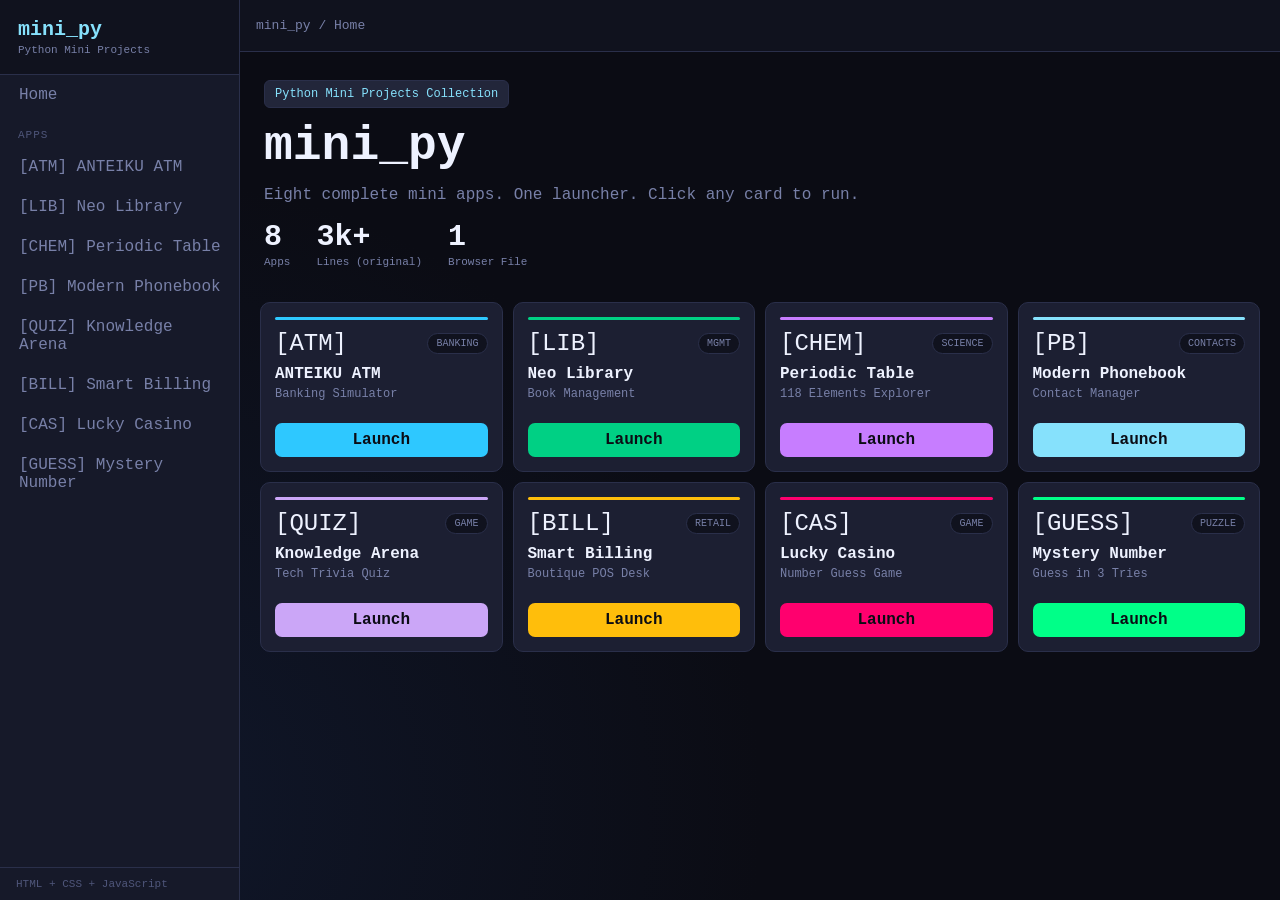
<file: mini_proj.html>
﻿<!doctype html>
<html lang="en">
  <head>
    <meta charset="UTF-8" />
    <meta name="viewport" content="width=device-width, initial-scale=1.0" />
    <title>mini_py - Python Mini Projects (Web)</title>
    <link rel="stylesheet" href="mini_proj.css" />
  </head>
  <body>
    <div class="app" id="app">
      <aside class="sidebar">
        <div class="logo-block">
          <div class="logo-title">mini_py</div>
          <div class="logo-sub">Python Mini Projects</div>
        </div>
        <button class="nav-btn" id="homeBtn">Home</button>
        <div class="nav-label">Apps</div>
        <div id="navList"></div>
        <div class="sidebar-footer">HTML + CSS + JavaScript</div>
      </aside>

      <header class="topbar">
        <div class="breadcrumb" id="breadcrumb">mini_py / Home</div>
        <div class="badge" id="badge">TAG</div>
      </header>

      <main class="main" id="main"></main>
    </div>

    <script src="mini_proj.js"></script>
  </body>
</html>
</file>
<file: mini_proj.css>
﻿:root {
        --bg: #0b0c14;
        --bg2: #10121e;
        --surface: #161929;
        --card: #1c1f32;
        --card2: #22263a;
        --border: #2a2f4a;
        --border2: #3a4060;
        --fg: #eef2ff;
        --muted: #7880a8;
        --muted2: #4f567a;
        --accent: #86e1fc;
        --success: #a6e3a1;
        --danger: #f38ba8;
        --warning: #f9e2af;
      }

      * {
        box-sizing: border-box;
      }

      html,
      body {
        margin: 0;
        padding: 0;
        width: 100%;
        height: 100%;
        background:
          radial-gradient(circle at 10% 90%, #10172a, #0b0c14 45%),
          radial-gradient(circle at 90% 10%, #1b2038, transparent 40%),
          var(--bg);
        color: var(--fg);
        font-family: "Consolas", "Courier New", monospace;
      }

      .app {
        display: grid;
        grid-template-columns: 240px 1fr;
        grid-template-rows: 52px 1fr;
        width: 100%;
        height: 100%;
        overflow: hidden;
      }

      .sidebar {
        grid-row: 1 / span 2;
        grid-column: 1;
        background: var(--surface);
        border-right: 1px solid var(--border);
        display: flex;
        flex-direction: column;
        min-width: 0;
      }

      .logo-block {
        background: var(--bg2);
        padding: 18px;
        border-bottom: 1px solid var(--border);
      }

      .logo-title {
        font-size: 20px;
        font-weight: 700;
        color: var(--accent);
      }

      .logo-sub {
        margin-top: 3px;
        font-size: 11px;
        color: var(--muted);
      }

      .nav-label {
        color: var(--muted2);
        font-size: 11px;
        padding: 14px 18px 6px;
        text-transform: uppercase;
        letter-spacing: 1px;
      }

      .nav-btn {
        border: 0;
        background: transparent;
        color: var(--muted);
        text-align: left;
        padding: 11px 16px;
        font: inherit;
        cursor: pointer;
        width: 100%;
        border-left: 3px solid transparent;
      }

      .nav-btn:hover {
        background: var(--card);
        color: var(--fg);
      }

      .nav-btn.active {
        background: var(--card2);
        color: var(--fg);
        border-left-color: var(--accent);
      }

      .sidebar-footer {
        margin-top: auto;
        border-top: 1px solid var(--border);
        color: var(--muted2);
        font-size: 11px;
        padding: 10px 16px;
      }

      .topbar {
        grid-row: 1;
        grid-column: 2;
        background: var(--bg2);
        border-bottom: 1px solid var(--border);
        display: flex;
        align-items: center;
        justify-content: space-between;
        padding: 0 16px;
        gap: 12px;
        min-width: 0;
      }

      .breadcrumb {
        color: var(--muted);
        font-size: 13px;
        white-space: nowrap;
        overflow: hidden;
        text-overflow: ellipsis;
      }

      .badge {
        font-size: 11px;
        font-weight: 700;
        padding: 4px 10px;
        border-radius: 999px;
        color: #0b0c14;
        min-height: 24px;
        display: inline-flex;
        align-items: center;
        justify-content: center;
      }

      #badge {
        visibility: hidden;
      }

      .main {
        grid-row: 2;
        grid-column: 2;
        overflow: auto;
        min-width: 0;
        min-height: 0;
        padding: 20px;
      }

      .home-hero {
        padding: 8px 4px 22px;
      }

      .pill {
        display: inline-block;
        padding: 6px 10px;
        border-radius: 6px;
        background: var(--card2);
        color: var(--accent);
        font-size: 12px;
        border: 1px solid var(--border);
      }

      .title-xl {
        margin: 14px 0 6px;
        font-size: 48px;
        line-height: 1;
      }

      .muted {
        color: var(--muted);
      }

      .stats {
        display: flex;
        gap: 26px;
        margin-top: 18px;
        flex-wrap: wrap;
      }

      .stat-num {
        font-size: 30px;
        font-weight: 700;
        line-height: 1;
      }

      .stat-lbl {
        color: var(--muted);
        font-size: 11px;
        margin-top: 4px;
      }

      .cards-grid {
        margin-top: 12px;
        display: grid;
        grid-template-columns: repeat(4, minmax(0, 1fr));
        gap: 10px;
      }

      .app-card {
        background: var(--card);
        border: 1px solid var(--border);
        border-radius: 10px;
        padding: 14px;
        transition:
          transform 0.18s ease,
          background 0.18s ease;
        min-height: 170px;
        display: flex;
        flex-direction: column;
        justify-content: space-between;
      }

      .app-card:hover {
        transform: translateY(-3px);
        background: var(--card2);
      }

      .stripe {
        height: 3px;
        border-radius: 6px;
        margin-bottom: 10px;
      }

      .row {
        display: flex;
        justify-content: space-between;
        align-items: center;
        gap: 8px;
      }

      .tag {
        font-size: 10px;
        padding: 4px 8px;
        border: 1px solid var(--border);
        border-radius: 999px;
        color: var(--muted);
        background: var(--bg2);
      }

      .launch-btn,
      .btn {
        border: 0;
        border-radius: 7px;
        font: inherit;
        cursor: pointer;
        padding: 8px 10px;
      }

      .launch-btn {
        margin-top: 12px;
        font-weight: 700;
        color: #0b0c14;
      }

      .panel {
        background: rgba(22, 25, 41, 0.9);
        border: 1px solid var(--border);
        border-radius: 12px;
        padding: 14px;
      }

      .hstack {
        display: flex;
        gap: 10px;
        flex-wrap: wrap;
        align-items: center;
      }

      .vstack {
        display: flex;
        flex-direction: column;
        gap: 10px;
      }

      .split {
        display: grid;
        grid-template-columns: 1fr 310px;
        gap: 12px;
        align-items: start;
      }

      .split-2 {
        display: grid;
        grid-template-columns: 280px 1fr;
        gap: 12px;
      }

      .input,
      .select,
      .textarea {
        width: 100%;
        background: #0f1324;
        color: var(--fg);
        border: 1px solid var(--border2);
        border-radius: 8px;
        padding: 9px 10px;
        font: inherit;
        outline: none;
      }

      .input:focus,
      .select:focus,
      .textarea:focus {
        border-color: var(--accent);
        box-shadow: 0 0 0 2px rgba(134, 225, 252, 0.2);
      }

      .textarea {
        min-height: 130px;
        resize: vertical;
        white-space: pre-wrap;
      }

      .kpi {
        background: #10172a;
        border: 1px solid var(--border);
        border-radius: 10px;
        padding: 10px;
      }

      .kpi .n {
        font-size: 22px;
        font-weight: 700;
      }

      .small {
        font-size: 12px;
        color: var(--muted);
      }

      .status {
        min-height: 48px;
        white-space: pre-wrap;
        font-size: 13px;
        color: var(--muted);
        border: 1px dashed var(--border2);
        border-radius: 8px;
        padding: 9px;
        background: #0d1323;
      }

      .list {
        border: 1px solid var(--border);
        border-radius: 8px;
        max-height: 260px;
        overflow: auto;
        background: #0e1426;
      }

      .list button {
        width: 100%;
        border: 0;
        border-bottom: 1px solid #1f2744;
        background: transparent;
        color: var(--fg);
        text-align: left;
        padding: 9px;
        font: inherit;
        cursor: pointer;
      }

      .list button:hover,
      .list button.active {
        background: #1e2846;
        color: var(--accent);
      }

      table {
        border-collapse: collapse;
        width: 100%;
        font-size: 13px;
        background: #0e1426;
        border: 1px solid var(--border);
        border-radius: 8px;
        overflow: hidden;
      }

      th,
      td {
        padding: 8px;
        border-bottom: 1px solid #1f2744;
        text-align: left;
      }

      th {
        background: #172242;
        color: var(--accent);
        font-weight: 700;
      }

      .periodic-grid {
        display: grid;
        grid-template-columns: repeat(12, minmax(0, 1fr));
        gap: 4px;
        max-height: 460px;
        overflow: auto;
        padding: 4px;
        border: 1px solid var(--border);
        border-radius: 10px;
        background: #0e1426;
      }

      .el-btn {
        border: 0;
        color: #fff;
        border-radius: 6px;
        min-height: 46px;
        font-size: 11px;
        font-weight: 700;
        cursor: pointer;
        padding: 2px;
      }

      .radio-wrap {
        display: grid;
        grid-template-columns: repeat(2, minmax(0, 1fr));
        gap: 8px;
      }

      .radio-card {
        border: 1px solid var(--border2);
        border-radius: 8px;
        padding: 8px;
        background: #151e36;
        cursor: pointer;
      }

      .radio-card input {
        margin-right: 8px;
      }

      .warn {
        color: var(--warning);
      }

      .ok {
        color: var(--success);
      }

      .err {
        color: var(--danger);
      }

      @media (max-width: 1120px) {
        .cards-grid {
          grid-template-columns: repeat(2, minmax(0, 1fr));
        }

        .split,
        .split-2 {
          grid-template-columns: 1fr;
        }

        .sidebar {
          width: 210px;
        }
      }

      @media (max-width: 780px) {
        .app {
          grid-template-columns: 1fr;
          grid-template-rows: auto auto 1fr;
        }

        .sidebar {
          grid-row: 1;
          grid-column: 1;
          width: 100%;
          border-right: 0;
          border-bottom: 1px solid var(--border);
        }

        .topbar {
          grid-row: 2;
          grid-column: 1;
        }

        .main {
          grid-row: 3;
          grid-column: 1;
        }

        .cards-grid {
          grid-template-columns: 1fr;
        }
      }
</file>
